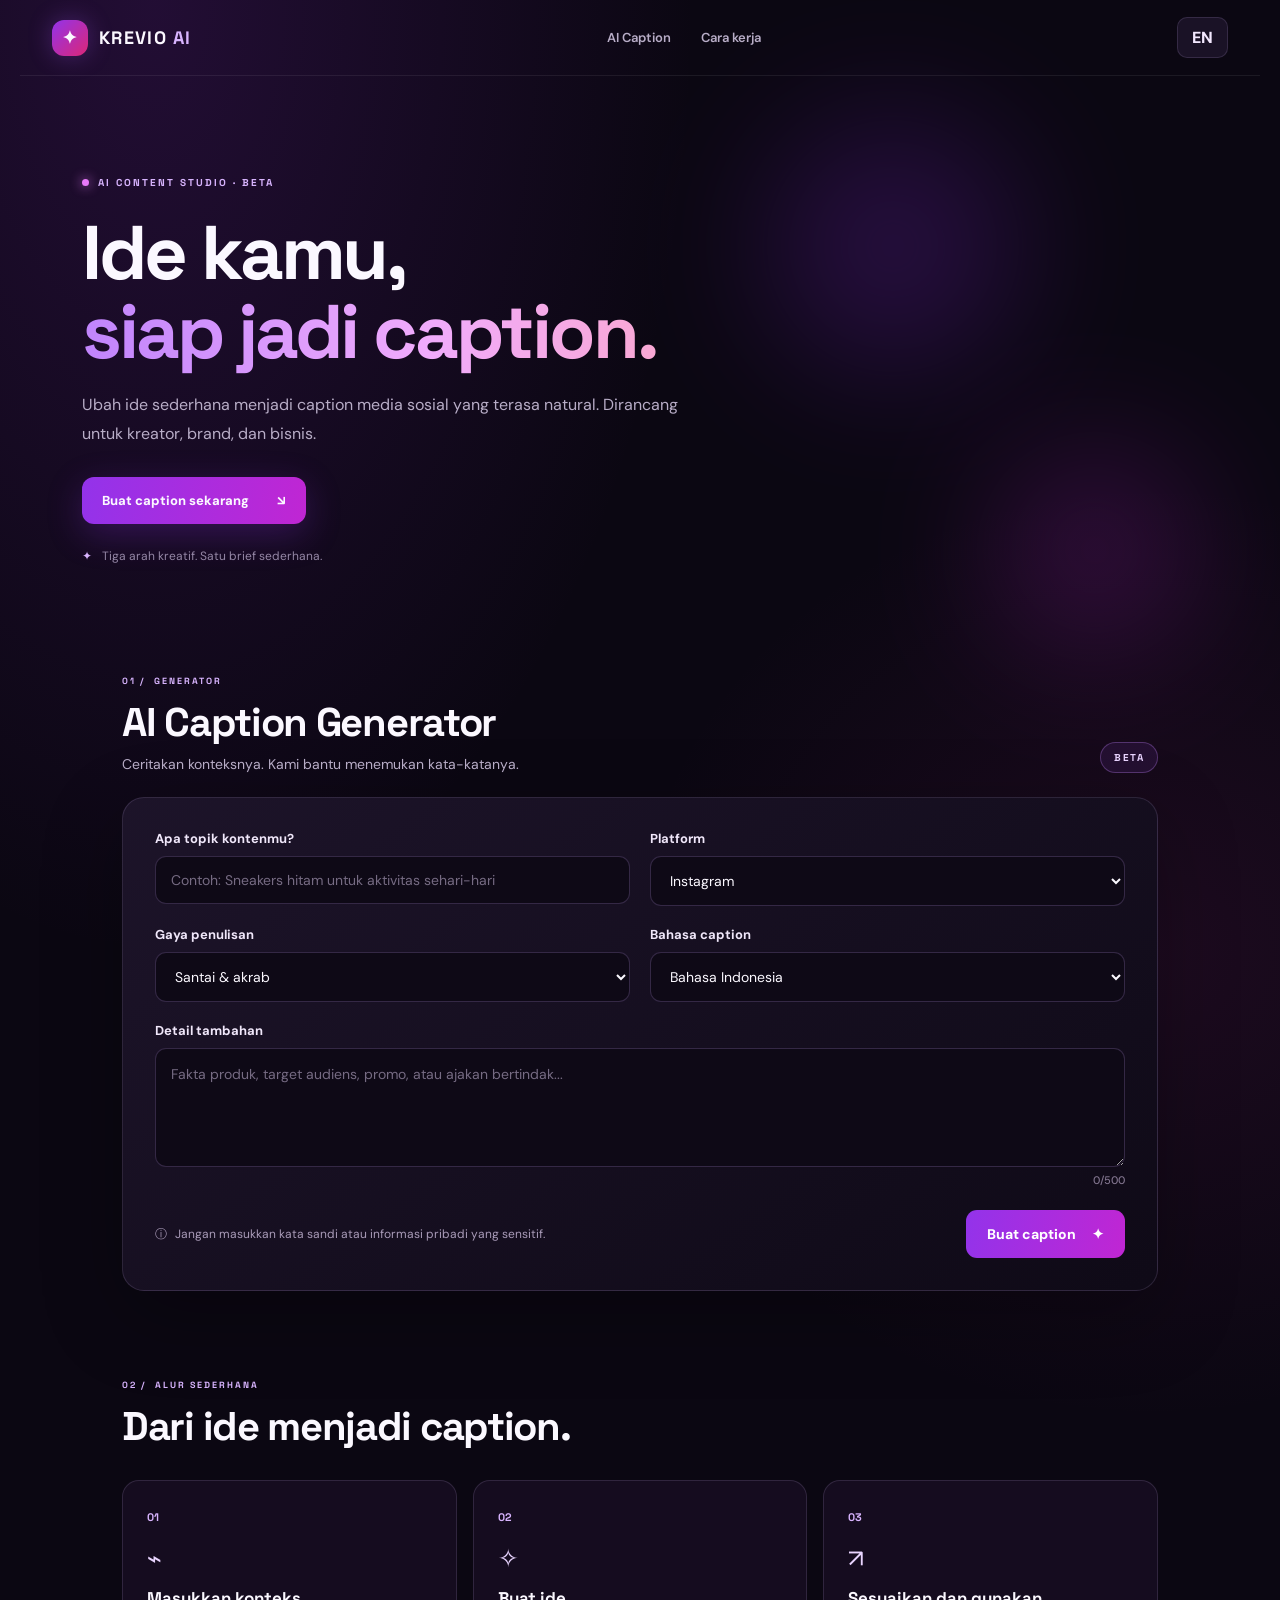
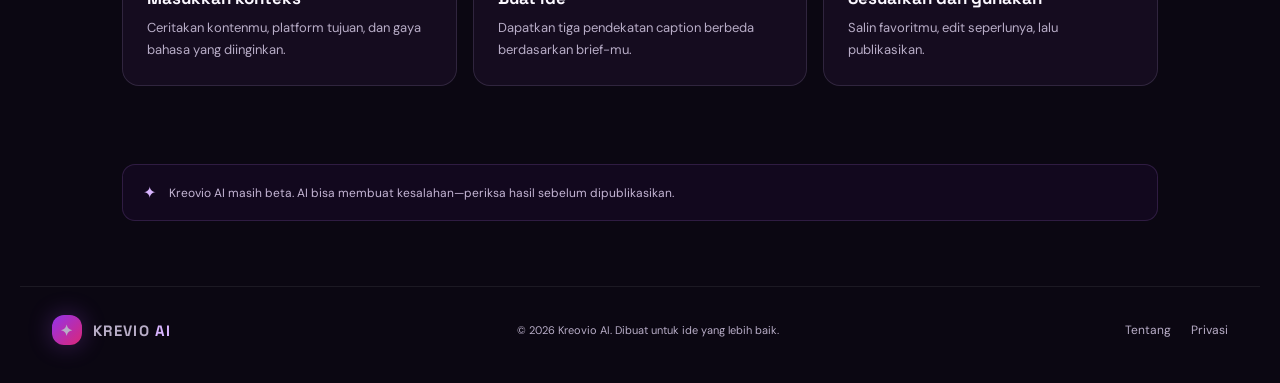
<file: index.html>
<!doctype html>
<html lang="id">
<head>
  <meta charset="utf-8"><meta name="viewport" content="width=device-width,initial-scale=1">
  <meta name="theme-color" content="#0b0712">
  <meta name="description" content="Kreovio AI membantu membuat caption media sosial yang menarik dalam hitungan detik.">
  <title>Kreovio AI — Create better captions</title>
  <link rel="preconnect" href="https://fonts.googleapis.com"><link rel="preconnect" href="https://fonts.gstatic.com" crossorigin>
  <link href="https://fonts.googleapis.com/css2?family=DM+Sans:wght@400;500;600;700;800&family=Space+Grotesk:wght@500;600;700&display=swap" rel="stylesheet">
  <link rel="stylesheet" href="/assets/css/style.css">
</head>
<body>
<header class="topbar">
  <a class="brand" href="/" aria-label="Kreovio AI home"><span class="brand-mark">✦</span><span>KREVIO<span class="brand-ai"> AI</span></span></a>
  <nav class="nav-links"><a href="#generator" data-i18n="navGenerator">AI Caption</a><a href="#how" data-i18n="navHow">How it works</a></nav>
  <button class="lang-toggle" id="langToggle" type="button" aria-label="Switch language">EN</button>
</header>
<main>
  <section class="hero">
    <div class="hero-orb orb-one"></div><div class="hero-orb orb-two"></div>
    <div class="eyebrow"><span class="pulse"></span><span data-i18n="eyebrow">AI CONTENT STUDIO · BETA</span></div>
    <h1 data-i18n-html="heroTitle">Your ideas,<br><span>caption-ready.</span></h1>
    <p class="hero-copy" data-i18n="heroCopy">Turn a simple idea into social captions that sound like you. Made for creators, brands, and businesses.</p>
    <a class="hero-cta" href="#generator"><span data-i18n="heroCta">Create your caption</span><span aria-hidden="true">↘</span></a>
    <div class="hero-proof"><span>✦</span><span data-i18n="heroProof">Three creative directions. One simple prompt.</span></div>
  </section>

  <section class="generator-section" id="generator">
    <div class="section-heading">
      <div><div class="eyebrow section-eyebrow">01 / <span data-i18n="sectionEyebrow">THE GENERATOR</span></div><h2 data-i18n="toolTitle">AI Caption Generator</h2><p data-i18n="toolSubtitle">Give us the context. We’ll help you find the words.</p></div>
      <span class="beta-pill">BETA</span>
    </div>
    <div class="generator-card">
      <form id="captionForm">
        <div class="field-grid">
          <label class="field"><span data-i18n="topicLabel">What is your post about?</span><input id="topic" name="topic" maxlength="180" required placeholder="e.g. New black everyday sneakers" data-i18n-placeholder="topicPlaceholder"></label>
          <label class="field"><span data-i18n="platformLabel">Platform</span><select id="platform" name="platform"><option>Instagram</option><option>TikTok</option><option>Facebook</option><option>LinkedIn</option><option>X</option></select></label>
          <label class="field"><span data-i18n="toneLabel">Writing style</span><select id="tone" name="tone"><option value="Casual and friendly" data-i18n="toneCasual">Casual & friendly</option><option value="Professional" data-i18n="tonePro">Professional</option><option value="Persuasive and sales-focused" data-i18n="toneSales">Persuasive</option><option value="Funny and playful" data-i18n="toneFunny">Funny & playful</option><option value="Minimal and elegant" data-i18n="toneMinimal">Minimal & elegant</option><option value="Bold and energetic" data-i18n="toneBold">Bold & energetic</option></select></label>
          <label class="field"><span data-i18n="languageLabel">Caption language</span><select id="outputLanguage" name="outputLanguage"><option value="Bahasa Indonesia">Bahasa Indonesia</option><option value="English">English</option><option value="Mixed Indonesian and English">Mix ID + EN</option></select></label>
        </div>
        <label class="field full-field"><span data-i18n="detailsLabel">Extra details <span class="optional" data-i18n="optional">(optional)</span></span><textarea id="details" name="details" maxlength="500" rows="4" placeholder="Product facts, audience, offer, or call to action..." data-i18n-placeholder="detailsPlaceholder"></textarea><span class="char-count"><span id="detailCount">0</span>/500</span></label>
        <div class="form-footer"><p class="privacy-note"><span aria-hidden="true">ⓘ</span><span data-i18n="privacyNote">Don’t include passwords or sensitive personal information.</span></p><button class="generate-btn" id="generateBtn" type="submit"><span data-i18n="generate">Generate captions</span><span aria-hidden="true">✦</span></button></div>
      </form>
      <div class="error-box" id="errorBox" role="alert" hidden></div>
      <section class="result-panel" id="resultPanel" aria-live="polite" hidden>
        <div class="result-top"><div><div class="result-kicker" data-i18n="resultKicker">YOUR CREATIVE OPTIONS</div><h3 data-i18n="resultTitle">Three ways to say it.</h3><p data-i18n="resultSubtitle">Pick the one that feels right for your brand.</p></div><span class="result-count">03 <span data-i18n="options">OPTIONS</span></span></div>
        <div class="caption-list" id="captionList"></div>
        <p class="result-hint" id="resultHint" data-i18n="resultHint">Review names, facts, prices, and claims before publishing.</p>
        <button class="regenerate-btn" id="regenerateBtn" type="button"><span aria-hidden="true">↻</span><span data-i18n="regenerate">Try another set</span></button>
      </section>
    </div>
  </section>

  <section class="how-section" id="how">
    <div class="eyebrow section-eyebrow">02 / <span data-i18n="workflow">A SIMPLE WORKFLOW</span></div><h2 data-i18n="howTitle">From idea to caption.</h2>
    <div class="steps">
      <article class="step"><span class="step-number">01</span><div class="step-icon">⌁</div><h3 data-i18n="stepOneTitle">Add your context</h3><p data-i18n="stepOneCopy">Tell us what you’re posting, where it’s going, and the tone you want.</p></article>
      <article class="step"><span class="step-number">02</span><div class="step-icon">✧</div><h3 data-i18n="stepTwoTitle">Generate ideas</h3><p data-i18n="stepTwoCopy">Get three different caption directions, shaped around your brief.</p></article>
      <article class="step"><span class="step-number">03</span><div class="step-icon">↗</div><h3 data-i18n="stepThreeTitle">Make it yours</h3><p data-i18n="stepThreeCopy">Copy your favorite, make any edits, and publish when ready.</p></article>
    </div>
  </section>
  <aside class="notice"><span class="notice-icon">✦</span><p data-i18n="notice">Kreovio AI is in beta. AI can make mistakes—review the output before publishing.</p></aside>
</main>
<footer><a class="brand footer-brand" href="/"><span class="brand-mark">✦</span><span>KREVIO<span class="brand-ai"> AI</span></span></a><p>© <span id="year"></span> Kreovio AI. <span data-i18n="footer">Made for better ideas.</span></p><div><a href="/about.html" data-i18n="about">About</a><a href="/privacy-policy.html" data-i18n="privacy">Privacy</a></div></footer>
<script src="/assets/js/app.js" defer></script>
</body></html>
</file>
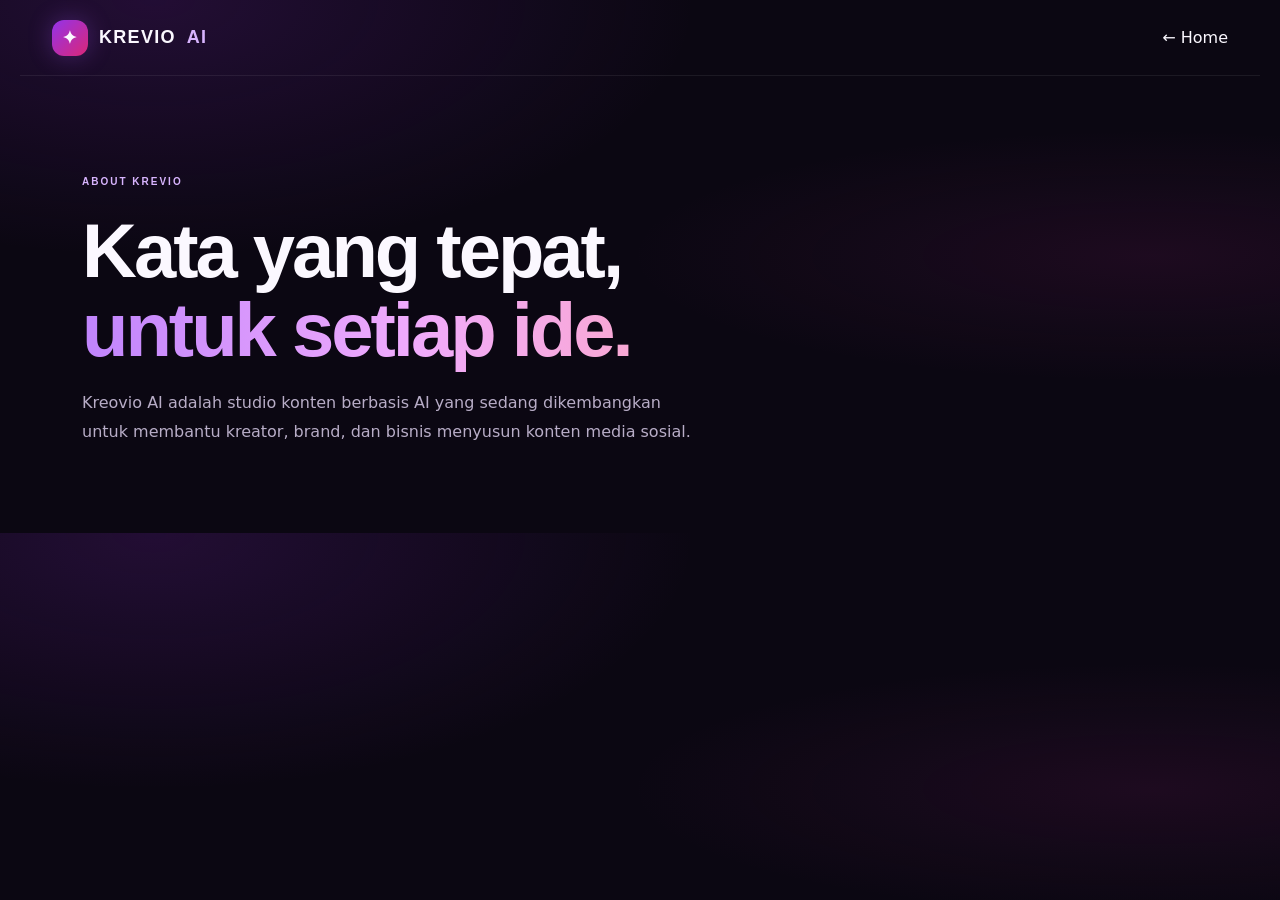
<file: about.html>
<!doctype html><html lang="id"><head><meta charset="utf-8"><meta name="viewport" content="width=device-width,initial-scale=1"><title>About — Kreovio AI</title><link rel="stylesheet" href="/assets/css/style.css"></head><body><header class="topbar"><a class="brand" href="/"><span class="brand-mark">✦</span>KREVIO<span class="brand-ai"> AI</span></a><a href="/">← Home</a></header><main class="hero"><div class="eyebrow">ABOUT KREVIO</div><h1>Kata yang tepat,<br><span>untuk setiap ide.</span></h1><p class="hero-copy">Kreovio AI adalah studio konten berbasis AI yang sedang dikembangkan untuk membantu kreator, brand, dan bisnis menyusun konten media sosial.</p></main></body></html>
</file>
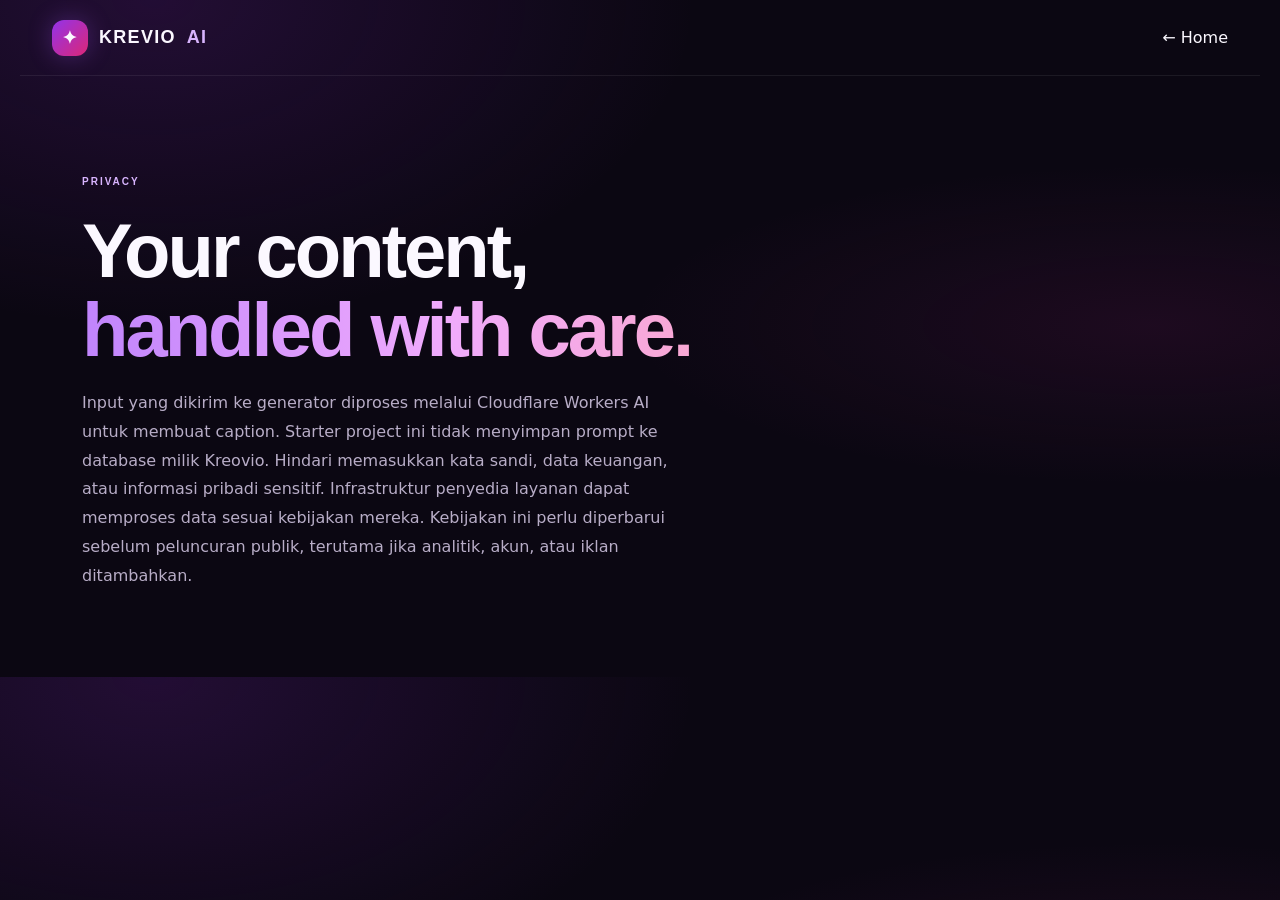
<file: privacy-policy.html>
<!doctype html><html lang="id"><head><meta charset="utf-8"><meta name="viewport" content="width=device-width,initial-scale=1"><title>Privacy — Kreovio AI</title><link rel="stylesheet" href="/assets/css/style.css"></head><body><header class="topbar"><a class="brand" href="/"><span class="brand-mark">✦</span>KREVIO<span class="brand-ai"> AI</span></a><a href="/">← Home</a></header><main class="hero"><div class="eyebrow">PRIVACY</div><h1>Your content,<br><span>handled with care.</span></h1><p class="hero-copy">Input yang dikirim ke generator diproses melalui Cloudflare Workers AI untuk membuat caption. Starter project ini tidak menyimpan prompt ke database milik Kreovio. Hindari memasukkan kata sandi, data keuangan, atau informasi pribadi sensitif. Infrastruktur penyedia layanan dapat memproses data sesuai kebijakan mereka. Kebijakan ini perlu diperbarui sebelum peluncuran publik, terutama jika analitik, akun, atau iklan ditambahkan.</p></main></body></html>
</file>
<file: assets/css/style.css>
:root{--bg:#0b0712;--panel:#151020;--panel2:#1b1428;--line:rgba(220,190,255,.14);--text:#fbf8ff;--muted:#b8adc7;--purple:#a855f7;--pink:#e879f9;--radius:20px}
*{box-sizing:border-box}html{scroll-behavior:smooth;scroll-padding-top:90px}body{margin:0;background:radial-gradient(ellipse at 12% 0%,rgba(112,35,166,.23),transparent 34%),radial-gradient(ellipse at 90% 48%,rgba(150,35,120,.13),transparent 32%),var(--bg);color:var(--text);font-family:"DM Sans",system-ui,sans-serif;overflow-x:hidden}a{color:inherit;text-decoration:none}button,input,select,textarea{font:inherit}
.topbar{height:76px;max-width:1240px;margin:auto;padding:0 32px;display:flex;align-items:center;justify-content:space-between;border-bottom:1px solid rgba(255,255,255,.07);position:relative;z-index:5}.brand{display:flex;align-items:center;gap:11px;font:700 18px "Space Grotesk",sans-serif;letter-spacing:1.3px}.brand-mark{width:36px;height:36px;display:grid;place-items:center;border-radius:12px;background:linear-gradient(135deg,#9333ea,#db2777);box-shadow:0 0 25px rgba(168,85,247,.3);font-size:18px}.brand-ai{color:#d8b4fe}.nav-links{display:flex;gap:30px;color:var(--muted);font-size:13px;font-weight:600}.nav-links a:hover,footer a:hover{color:#e9d5ff}.lang-toggle{border:1px solid var(--line);background:#1a1226;color:#f3e8ff;border-radius:10px;padding:9px 14px;font-weight:800;cursor:pointer}
.hero{max-width:1180px;margin:auto;padding:100px 32px 86px;position:relative;isolation:isolate}.hero-orb{position:absolute;z-index:-1;border-radius:50%;filter:blur(70px);opacity:.22;pointer-events:none}.orb-one{width:250px;height:250px;background:#8b2be2;top:45px;right:18%}.orb-two{width:200px;height:200px;background:#c026d3;bottom:0;right:3%}.eyebrow{font:700 10px "Space Grotesk",sans-serif;letter-spacing:2px;color:#d8b4fe;display:flex;align-items:center;gap:9px}.pulse{width:7px;height:7px;border-radius:50%;background:#e879f9;box-shadow:0 0 12px #e879f9}.hero h1{font:700 clamp(46px,6.4vw,76px)/1.04 "Space Grotesk",sans-serif;letter-spacing:-3px;max-width:850px;margin:24px 0 20px}.hero h1 span{background:linear-gradient(90deg,#c084fc,#f0abfc 60%,#f9a8d4);-webkit-background-clip:text;background-clip:text;color:transparent}.hero-copy{max-width:610px;color:var(--muted);font-size:16px;line-height:1.8;margin:0}.hero-cta{display:inline-flex;align-items:center;gap:28px;margin-top:28px;padding:15px 20px;border-radius:12px;background:linear-gradient(100deg,#9333ea,#c026d3);box-shadow:0 10px 35px rgba(147,51,234,.25);font-weight:800;font-size:13px;transition:.2s}.hero-cta:hover,.generate-btn:hover{filter:brightness(1.12);transform:translateY(-1px)}.hero-proof{display:flex;gap:10px;align-items:center;color:#9587a6;font-size:12px;margin-top:24px}.hero-proof span:first-child{color:#d8b4fe}
.generator-section,.how-section{max-width:1100px;margin:0 auto;padding:25px 32px 78px}.section-heading{display:flex;align-items:end;justify-content:space-between;margin-bottom:24px}.section-eyebrow{font-size:9px}.section-heading h2,.how-section h2{font:700 clamp(30px,4vw,40px) "Space Grotesk",sans-serif;letter-spacing:-1.3px;margin:10px 0 7px}.section-heading p{color:var(--muted);margin:0;font-size:14px}.beta-pill{border:1px solid rgba(192,132,252,.3);color:#e9d5ff;background:rgba(168,85,247,.1);border-radius:30px;padding:8px 13px;font:700 10px "Space Grotesk";letter-spacing:1.5px}
.generator-card{background:linear-gradient(145deg,rgba(29,20,42,.98),rgba(15,10,23,.99));border:1px solid var(--line);border-radius:22px;padding:32px;box-shadow:0 25px 80px rgba(0,0,0,.28)}.field-grid{display:grid;grid-template-columns:1fr 1fr;gap:20px}.field{display:flex;flex-direction:column;gap:9px;color:#f0e7fa;font-size:13px;font-weight:700;position:relative}.optional{font-weight:500;color:#9588a5}.field input,.field select,.field textarea{width:100%;border:1px solid rgba(202,164,255,.2);background:#0e0916;color:var(--text);border-radius:11px;padding:14px 15px;font:400 14px "DM Sans",sans-serif;outline:none;transition:.2s}.field input:focus,.field select:focus,.field textarea:focus{border-color:#b76af7;box-shadow:0 0 0 3px rgba(168,85,247,.13)}.field input::placeholder,.field textarea::placeholder{color:#766b83}.field select{cursor:pointer}.field textarea{resize:vertical;min-height:105px;line-height:1.6}.full-field{margin-top:20px}.char-count{align-self:flex-end;color:#82758f;font-size:11px;font-weight:500;margin-top:-3px}.form-footer{display:flex;align-items:center;justify-content:space-between;gap:16px;margin-top:23px}.privacy-note{display:flex;align-items:center;gap:8px;color:#a99bb8;font-size:12px;margin:0}.generate-btn{border:0;border-radius:11px;padding:15px 21px;background:linear-gradient(100deg,#9333ea,#c026d3);color:white;font:800 14px "DM Sans";display:flex;align-items:center;gap:16px;cursor:pointer;transition:.2s;white-space:nowrap}.generate-btn:disabled{opacity:.6;cursor:wait;transform:none}
.error-box{margin-top:18px;padding:14px 16px;border:1px solid rgba(248,113,113,.3);background:rgba(127,29,29,.15);color:#fecaca;border-radius:10px;font-size:13px;line-height:1.6}.result-panel{border-top:1px solid var(--line);margin-top:30px;padding-top:27px}.result-top{display:flex;align-items:end;justify-content:space-between;gap:16px;margin-bottom:20px}.result-kicker{font:700 10px "Space Grotesk";letter-spacing:2px;color:#d8b4fe}.result-top h3{font:700 26px "Space Grotesk";margin:7px 0 5px}.result-subtitle{color:var(--muted);font-size:13px;margin:0}.result-count{color:#d8b4fe;font:700 11px "Space Grotesk";letter-spacing:1px;white-space:nowrap}.result-count span{color:#9588a5;font-size:9px}.caption-list{display:grid;grid-template-columns:1fr 1fr;gap:14px}.caption-card{background:rgba(9,6,17,.72);border:1px solid rgba(202,164,255,.15);border-radius:15px;padding:19px 20px;min-width:0}.caption-card:first-child{grid-column:1/-1}.caption-card-head{display:flex;align-items:center;justify-content:space-between;gap:12px;margin-bottom:13px}.caption-label{font:700 11px "Space Grotesk";letter-spacing:1px;color:#d8b4fe}.copy-btn{display:inline-flex;align-items:center;gap:8px;background:#2b1b3c;border:1px solid rgba(192,132,252,.25);border-radius:9px;color:#f3e8ff;padding:9px 13px;cursor:pointer;font-size:12px;font-weight:800;white-space:nowrap;transition:.2s}.copy-btn:hover{background:#43245d;border-color:#a855f7}.copy-btn.copied{background:rgba(22,101,52,.25);border-color:rgba(74,222,128,.4);color:#bbf7d0}.caption-content{white-space:pre-wrap;overflow-wrap:anywhere;line-height:1.8;font-size:14px;color:#f4eaff;margin:0}.result-hint{font-size:11px;line-height:1.6;color:#9487a4;margin:17px 0 0}.regenerate-btn{display:inline-flex;align-items:center;gap:9px;margin-top:16px;padding:10px 14px;border:1px solid var(--line);border-radius:10px;background:#1c1427;color:#e9d5ff;font-size:12px;font-weight:700;cursor:pointer}.regenerate-btn:hover{border-color:#a855f7}
.how-section{padding-top:10px}.how-section h2{margin-bottom:28px}.steps{display:grid;grid-template-columns:repeat(3,1fr);gap:16px}.step{position:relative;border:1px solid var(--line);background:rgba(25,16,37,.72);border-radius:17px;padding:24px;min-height:205px}.step-number{font:700 11px "Space Grotesk";color:#d8b4fe}.step-icon{font-size:25px;color:#e9d5ff;margin-top:16px}.step h3{font:700 17px "Space Grotesk";margin:12px 0 8px}.step p{font-size:13px;line-height:1.7;color:var(--muted);margin:0}.notice{max-width:1036px;margin:0 auto 65px;padding:17px 20px;display:flex;gap:13px;align-items:center;border:1px solid rgba(192,132,252,.16);background:rgba(88,28,135,.1);border-radius:13px}.notice-icon{color:#d8b4fe}.notice p{margin:0;color:#c4b5d4;font-size:12px;line-height:1.7}
footer{max-width:1240px;margin:auto;padding:25px 32px 35px;border-top:1px solid rgba(255,255,255,.07);display:flex;align-items:center;justify-content:space-between;gap:20px;color:var(--muted)}footer p{font-size:11px}footer>div{display:flex;gap:20px;font-size:12px}.footer-brand{font-size:15px}.footer-brand .brand-mark{width:30px;height:30px;font-size:15px}
[hidden]{display:none!important}
@media(min-width:1200px){.caption-card:first-child{grid-column:1/-1}}
@media(max-width:700px){.topbar{height:66px;padding:0 18px}.nav-links{gap:14px;font-size:11px}.hero{padding:70px 20px 58px}.hero h1{letter-spacing:-1.8px}.hero-copy{font-size:14px}.generator-section,.how-section{padding:22px 18px 52px}.generator-card{padding:20px}.field-grid,.caption-list,.steps{grid-template-columns:1fr}.caption-card:first-child{grid-column:auto}.form-footer{align-items:stretch;flex-direction:column}.generate-btn{justify-content:center}.section-heading{align-items:start}.notice{margin:0 18px 45px}footer{padding:22px 18px;flex-wrap:wrap}footer p{order:3;width:100%;margin:0}footer>div{gap:12px}.result-top h3{font-size:22px}.caption-card{padding:16px}}
@media(prefers-reduced-motion:reduce){html{scroll-behavior:auto}*,*:before,*:after{transition:none!important}}
</file>
